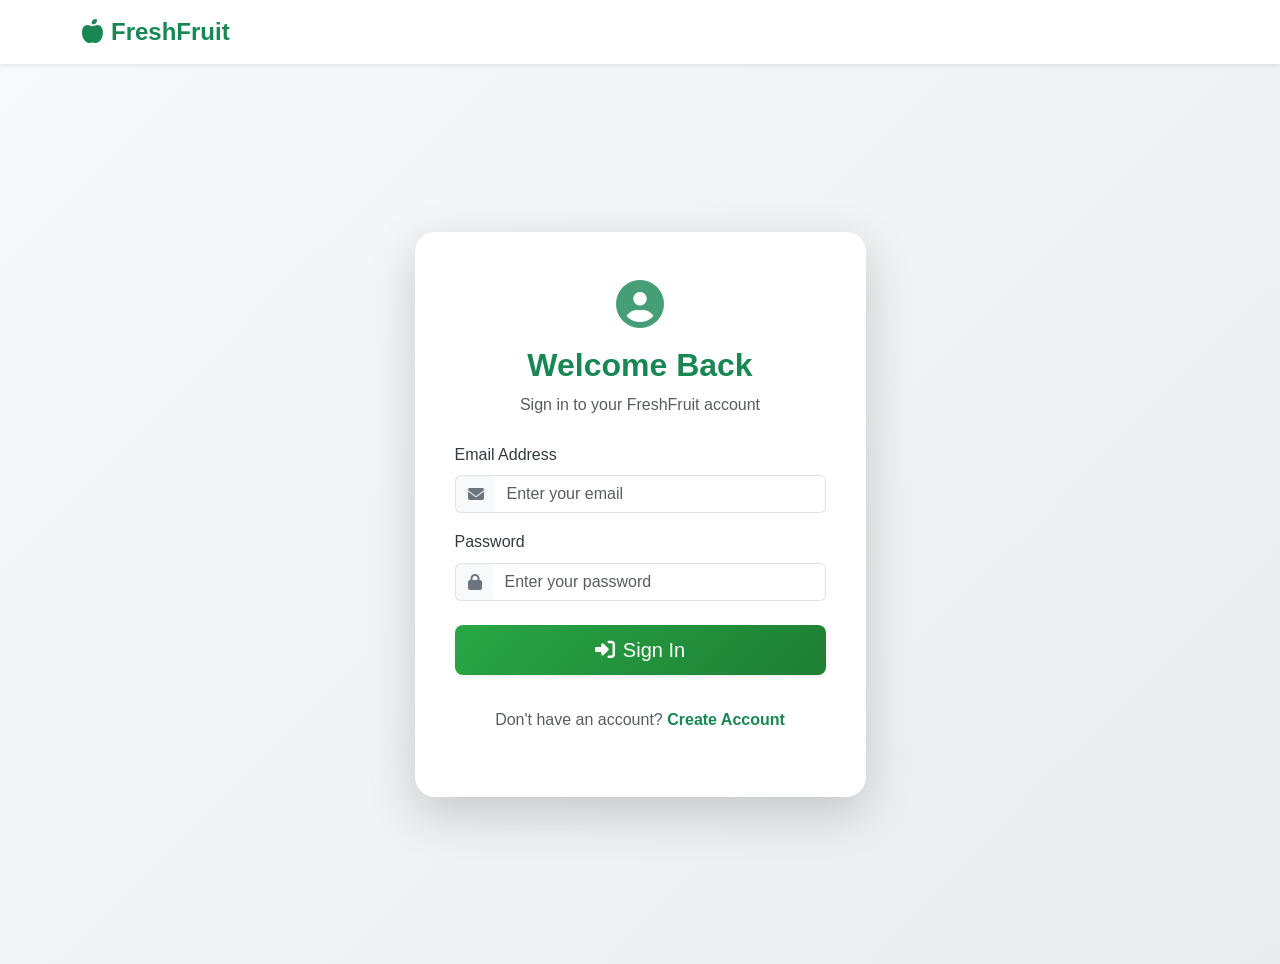
<file: templates/login.html>
<!DOCTYPE html>
<html lang="en">
<head>
    <meta charset="UTF-8">
    <meta name="viewport" content="width=device-width, initial-scale=1.0">
    <title>Login - FreshFruit</title>
    <link rel="stylesheet" href="https://cdn.jsdelivr.net/npm/bootstrap@5.3.0/dist/css/bootstrap.min.css">
    <link rel="stylesheet" href="https://cdnjs.cloudflare.com/ajax/libs/font-awesome/6.4.0/css/all.min.css">
    <link rel="stylesheet" href="/static/css/style.css">
</head>
<body class="login-page">
    <!-- Navigation -->
    <nav class="navbar navbar-expand-lg navbar-light bg-white shadow-sm">
        <div class="container">
            <a class="navbar-brand fw-bold text-success" href="/">
                <i class="fas fa-apple-alt me-2"></i>FreshFruit
            </a>
        </div>
    </nav>

    <div class="container">
        <div class="row justify-content-center align-items-center min-vh-100">
            <div class="col-lg-5 col-md-7">
                <div class="login-card">
                    <div class="text-center mb-4">
                        <div class="login-icon mb-3">
                            <i class="fas fa-user-circle fa-3x text-success"></i>
                        </div>
                        <h2 class="fw-bold text-success">Welcome Back</h2>
                        <p class="text-muted">Sign in to your FreshFruit account</p>
                    </div>

                    <form id="loginForm" novalidate>
                        <div class="mb-3">
                            <label for="email" class="form-label">Email Address</label>
                            <div class="input-group">
                                <span class="input-group-text"><i class="fas fa-envelope"></i></span>
                                <input type="email" id="email" class="form-control" required 
                                       placeholder="Enter your email">
                            </div>
                            <div class="form-error" id="emailError"></div>
                        </div>
                        
                        <div class="mb-4">
                            <label for="password" class="form-label">Password</label>
                            <div class="input-group">
                                <span class="input-group-text"><i class="fas fa-lock"></i></span>
                                <input type="password" id="password" class="form-control" required 
                                       placeholder="Enter your password">
                            </div>
                            <div class="form-error" id="passwordError"></div>
                        </div>
                        
                        <button type="submit" class="btn btn-success w-100 btn-lg mb-3">
                            <i class="fas fa-sign-in-alt me-2"></i>Sign In
                        </button>
                    </form>
                    
                    <div id="serverError" class="form-error text-center mb-3"></div>
                    
                    <div class="text-center">
                        <p class="text-muted">
                            Don't have an account? 
                            <a href="/register" class="text-success text-decoration-none fw-bold">Create Account</a>
                        </p>
                    </div>
                </div>
            </div>
        </div>
    </div>

    <script src="https://cdn.jsdelivr.net/npm/bootstrap@5.3.0/dist/js/bootstrap.bundle.min.js"></script>
    <script src="https://code.jquery.com/jquery-3.6.0.min.js"></script>
    <script src="/static/js/login.js"></script>
</body>
</html>
</file>
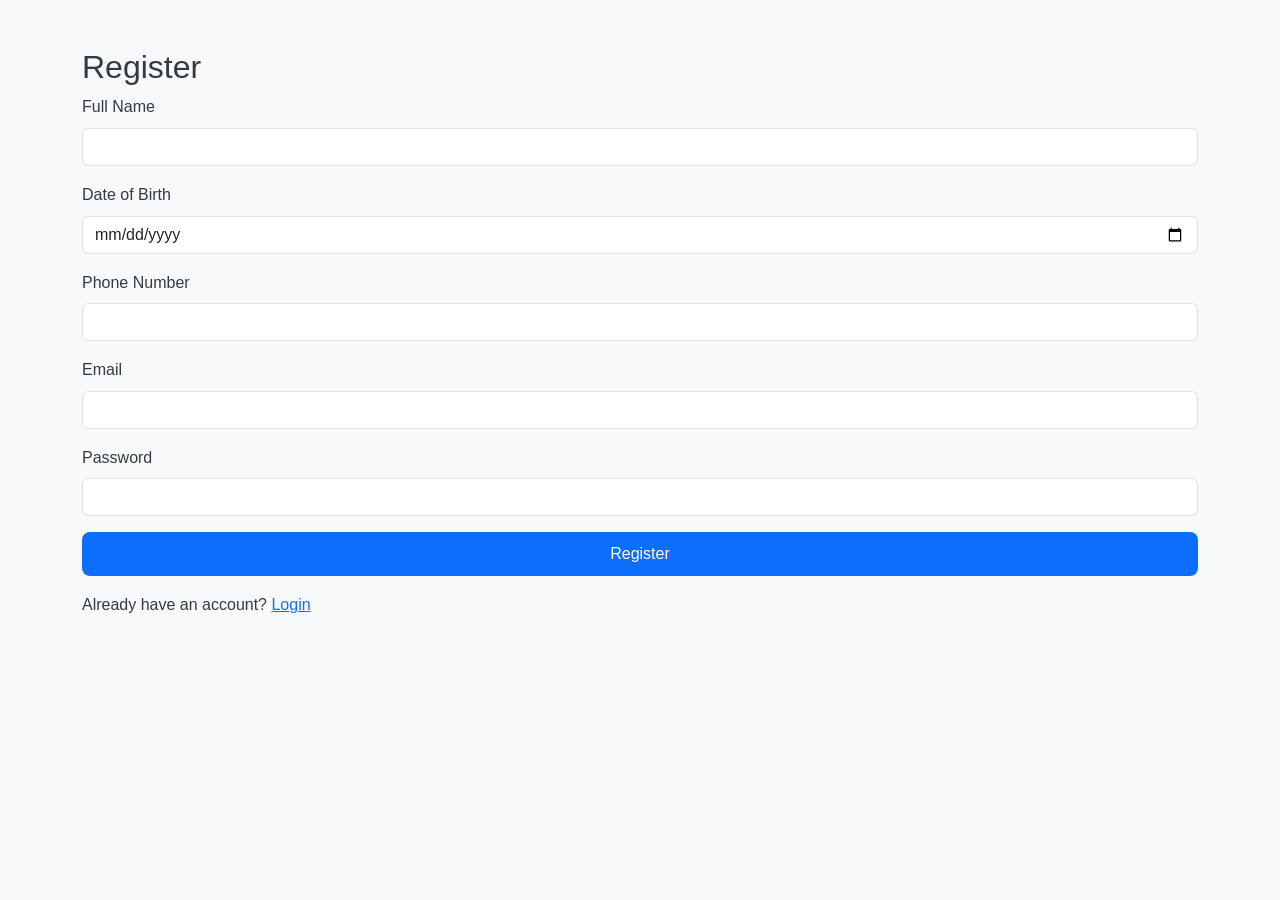
<file: templates/register.html>
<!-- FILE: templates/register.html -->
<!DOCTYPE html>
<html>
<head>
    <title>Register</title>
    <link rel="stylesheet" href="https://cdn.jsdelivr.net/npm/bootstrap@5.3.0/dist/css/bootstrap.min.css">
    <link rel="stylesheet" href="/static/css/style.css">
</head>
<body>
    <div class="container mt-5">
        <h2>Register</h2>
        <form id="registerForm" novalidate>
            <div class="mb-3">
                <label for="name" class="form-label">Full Name</label>
                <input type="text" id="name" class="form-control" required>
                <div class="form-error" id="nameError"></div>
            </div>
            <div class="mb-3">
                <label for="dob" class="form-label">Date of Birth</label>
                <input type="date" id="dob" class="form-control" required>
                <div class="form-error" id="dobError"></div>
            </div>
            <div class="mb-3">
                <label for="phone" class="form-label">Phone Number</label>
                <input type="text" id="phone" class="form-control" required pattern="[0-9]{10}">
                <div class="form-error" id="phoneError"></div>
            </div>
            <div class="mb-3">
                <label for="email" class="form-label">Email</label>
                <input type="email" id="email" class="form-control" required>
                <div class="form-error" id="emailError"></div>
            </div>
            <div class="mb-3">
                <label for="password" class="form-label">Password</label>
                <input type="password" id="password" class="form-control" required minlength="6">
                <div class="form-error" id="passwordError"></div>
            </div>
            <button type="submit" class="btn btn-primary w-100">Register</button>
        </form>
        <div id="serverError" class="form-error mt-3"></div>
        <p class="mt-3">Already have an account? <a href="/">Login</a></p>
    </div>
    <script src="https://code.jquery.com/jquery-3.6.0.min.js"></script>
    <script src="/static/js/register.js"></script>
</body>
</html>
</file>
<file: static/css/style.css>
/* FreshFruit - Modern CSS Styles */

/* CSS Variables for consistent theming */
:root {
    --primary-green: #28a745;
    --primary-green-dark: #1e7e34;
    --secondary-orange: #fd7e14;
    --light-bg: #f8f9fa;
    --text-dark: #343a40;
    --text-muted: #6c757d;
    --border-color: #dee2e6;
    --shadow-light: 0 0.125rem 0.25rem rgba(0, 0, 0, 0.075);
    --shadow-medium: 0 0.5rem 1rem rgba(0, 0, 0, 0.15);
    --shadow-large: 0 1rem 3rem rgba(0, 0, 0, 0.175);
}

/* Global Styles */
body {
    font-family: 'Segoe UI', Tahoma, Geneva, Verdana, sans-serif;
    background: var(--light-bg);
    color: var(--text-dark);
    line-height: 1.6;
}

/* Form Error Styles */
.form-error {
    color: #dc3545;
    font-size: 0.875em;
    margin-top: 0.25rem;
    display: block;
}

/* Navigation Enhancements */
.navbar {
    backdrop-filter: blur(10px);
    background: rgba(255, 255, 255, 0.95) !important;
    transition: all 0.3s ease;
}

.navbar-brand {
    font-size: 1.5rem;
    font-weight: 700;
}

.nav-link {
    font-weight: 500;
    transition: color 0.3s ease;
}

.nav-link:hover {
    color: var(--primary-green) !important;
}

/* Hero Section */
.hero-section {
    background: linear-gradient(135deg, var(--primary-green) 0%, var(--primary-green-dark) 100%);
    min-height: 100vh;
    display: flex;
    align-items: center;
    position: relative;
    overflow: hidden;
}

.hero-section::before {
    content: '';
    position: absolute;
    top: 0;
    left: 0;
    right: 0;
    bottom: 0;
    background: url('data:image/svg+xml,<svg xmlns="http://www.w3.org/2000/svg" viewBox="0 0 100 100"><defs><pattern id="fruit-pattern" x="0" y="0" width="20" height="20" patternUnits="userSpaceOnUse"><circle cx="10" cy="10" r="1" fill="rgba(255,255,255,0.1)"/></pattern></defs><rect width="100" height="100" fill="url(%23fruit-pattern)"/></svg>');
    opacity: 0.3;
}

.hero-image img {
    animation: float 6s ease-in-out infinite;
}

@keyframes float {
    0%, 100% { transform: translateY(0px); }
    50% { transform: translateY(-20px); }
}

/* Feature Cards */
.feature-card {
    background: white;
    border-radius: 16px;
    box-shadow: var(--shadow-light);
    transition: all 0.3s ease;
    border: none;
}

.feature-card:hover {
    transform: translateY(-5px);
    box-shadow: var(--shadow-medium);
}

.feature-icon {
    transition: transform 0.3s ease;
}

.feature-card:hover .feature-icon {
    transform: scale(1.1);
}

/* Product Cards */
.product-card {
    background: white;
    border-radius: 16px;
    box-shadow: var(--shadow-light);
    transition: all 0.3s ease;
    border: none;
    overflow: hidden;
    height: 100%;
}

.product-card:hover {
    transform: translateY(-5px);
    box-shadow: var(--shadow-medium);
}

.product-image {
    position: relative;
    overflow: hidden;
    height: 200px;
}

.product-image img {
    width: 100%;
    height: 100%;
    object-fit: cover;
    transition: transform 0.3s ease;
}

.product-card:hover .product-image img {
    transform: scale(1.05);
}

.product-badge {
    position: absolute;
    top: 10px;
    right: 10px;
    background: var(--secondary-orange);
    color: white;
    padding: 4px 8px;
    border-radius: 12px;
    font-size: 0.75rem;
    font-weight: 600;
}

.product-info {
    padding: 1.5rem;
}

.product-title {
    font-size: 1.1rem;
    font-weight: 600;
    color: var(--text-dark);
    margin-bottom: 0.5rem;
}

.product-price {
    font-size: 1.25rem;
    font-weight: 700;
    color: var(--primary-green);
}

.product-unit {
    font-size: 0.875rem;
    color: var(--text-muted);
}

/* Login Page Styles */
.login-page {
    background: linear-gradient(135deg, #f8f9fa 0%, #e9ecef 100%);
    min-height: 100vh;
}

.login-card {
    background: white;
    padding: 3rem 2.5rem;
    border-radius: 20px;
    box-shadow: var(--shadow-large);
    border: none;
}

.login-icon {
    opacity: 0.8;
}

.input-group-text {
    background: var(--light-bg);
    border-right: none;
    color: var(--text-muted);
}

.input-group .form-control {
    border-left: none;
}

.input-group .form-control:focus {
    border-color: var(--primary-green);
    box-shadow: 0 0 0 0.2rem rgba(40, 167, 69, 0.25);
}

/* Cart Styles */
.cart-item {
    background: white;
    border-radius: 12px;
    box-shadow: var(--shadow-light);
    margin-bottom: 1rem;
    padding: 1.5rem;
    transition: all 0.3s ease;
}

.cart-item:hover {
    box-shadow: var(--shadow-medium);
}

.cart-item-image {
    width: 80px;
    height: 80px;
    object-fit: cover;
    border-radius: 8px;
}

.quantity-controls {
    display: flex;
    align-items: center;
    gap: 0.5rem;
}

.quantity-btn {
    width: 32px;
    height: 32px;
    display: flex;
    align-items: center;
    justify-content: center;
    border: 1px solid var(--border-color);
    background: white;
    border-radius: 6px;
    cursor: pointer;
    transition: all 0.2s ease;
}

.quantity-btn:hover {
    background: var(--primary-green);
    color: white;
    border-color: var(--primary-green);
}

.quantity-input {
    width: 60px;
    text-align: center;
    border: 1px solid var(--border-color);
    border-radius: 6px;
    padding: 4px;
}

/* Button Enhancements */
.btn {
    border-radius: 8px;
    font-weight: 500;
    transition: all 0.3s ease;
    border: none;
    padding: 0.625rem 1.25rem;
}

.btn-success {
    background: linear-gradient(135deg, var(--primary-green) 0%, var(--primary-green-dark) 100%);
    box-shadow: var(--shadow-light);
}

.btn-success:hover {
    background: linear-gradient(135deg, var(--primary-green-dark) 0%, #155724 100%);
    transform: translateY(-1px);
    box-shadow: var(--shadow-medium);
}

.btn-outline-success {
    border: 2px solid var(--primary-green);
    color: var(--primary-green);
    background: transparent;
}

.btn-outline-success:hover {
    background: var(--primary-green);
    color: white;
    transform: translateY(-1px);
}

/* Search Box */
.search-box .form-control {
    border-radius: 8px 0 0 8px;
    border-right: none;
    padding: 0.75rem 1rem;
}

.search-box .btn {
    border-radius: 0 8px 8px 0;
    padding: 0.75rem 1.25rem;
}

/* Animations */
@keyframes fadeInUp {
    from {
        opacity: 0;
        transform: translateY(30px);
    }
    to {
        opacity: 1;
        transform: translateY(0);
    }
}

.fade-in-up {
    animation: fadeInUp 0.6s ease-out;
}

/* Loading Spinner */
.spinner-border {
    width: 3rem;
    height: 3rem;
}

/* Toast Notifications */
.toast {
    backdrop-filter: blur(10px);
}

/* Responsive Design */
@media (max-width: 768px) {
    .hero-section {
        text-align: center;
        padding: 2rem 0;
    }
    
    .display-4 {
        font-size: 2.5rem;
    }
    
    .login-card {
        margin: 1rem;
        padding: 2rem 1.5rem;
    }
    
    .product-card {
        margin-bottom: 1.5rem;
    }
}

/* Custom Scrollbar */
::-webkit-scrollbar {
    width: 8px;
}

::-webkit-scrollbar-track {
    background: var(--light-bg);
}

::-webkit-scrollbar-thumb {
    background: var(--primary-green);
    border-radius: 4px;
}

::-webkit-scrollbar-thumb:hover {
    background: var(--primary-green-dark);
}

/* Form Enhancements */
.form-control:focus {
    border-color: var(--primary-green);
    box-shadow: 0 0 0 0.2rem rgba(40, 167, 69, 0.25);
}

.form-select:focus {
    border-color: var(--primary-green);
    box-shadow: 0 0 0 0.2rem rgba(40, 167, 69, 0.25);
}

/* Card Enhancements */
.card {
    border: none;
    border-radius: 16px;
    box-shadow: var(--shadow-light);
    transition: all 0.3s ease;
}

.card:hover {
    box-shadow: var(--shadow-medium);
}

.card-header {
    border-radius: 16px 16px 0 0 !important;
    border-bottom: none;
    padding: 1.25rem 1.5rem;
}

/* Footer Styles */
footer {
    margin-top: auto;
}

.social-links a {
    transition: all 0.3s ease;
}

.social-links a:hover {
    color: var(--primary-green) !important;
    transform: translateY(-2px);
}
</file>
